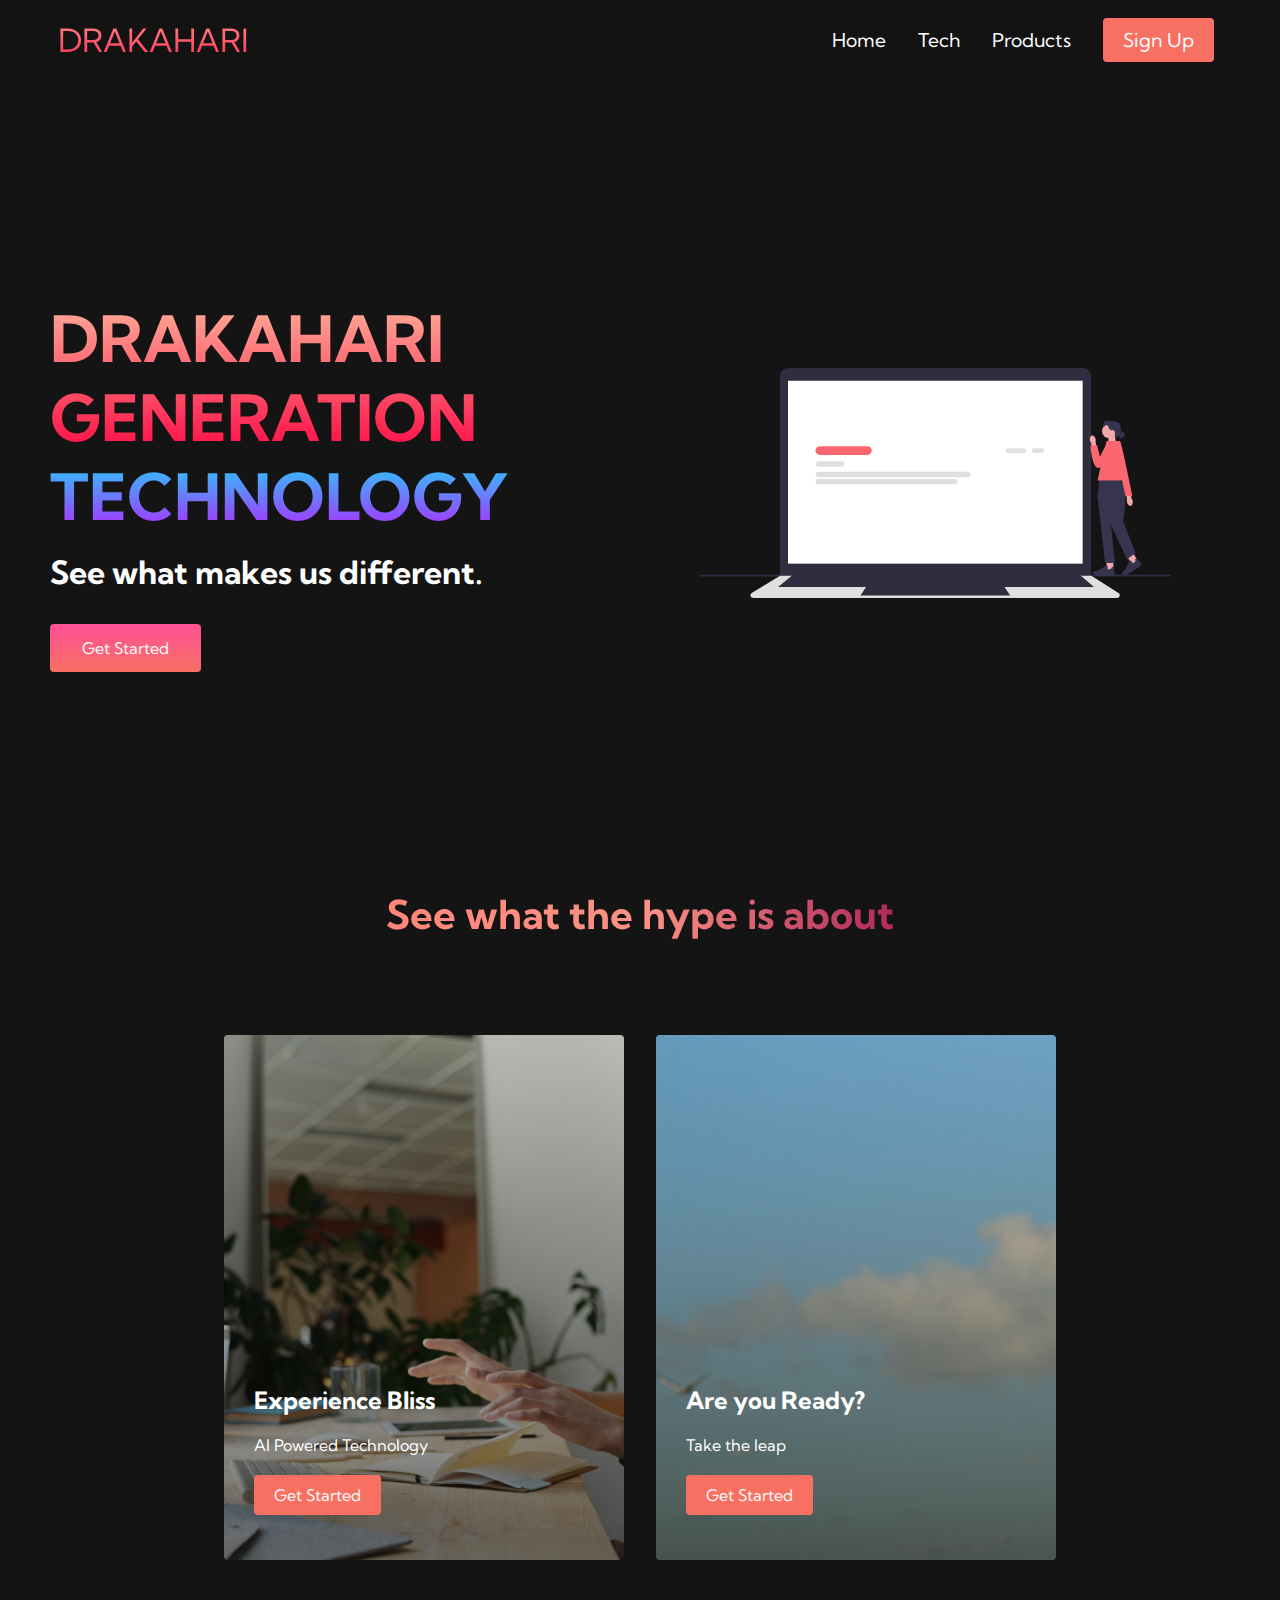
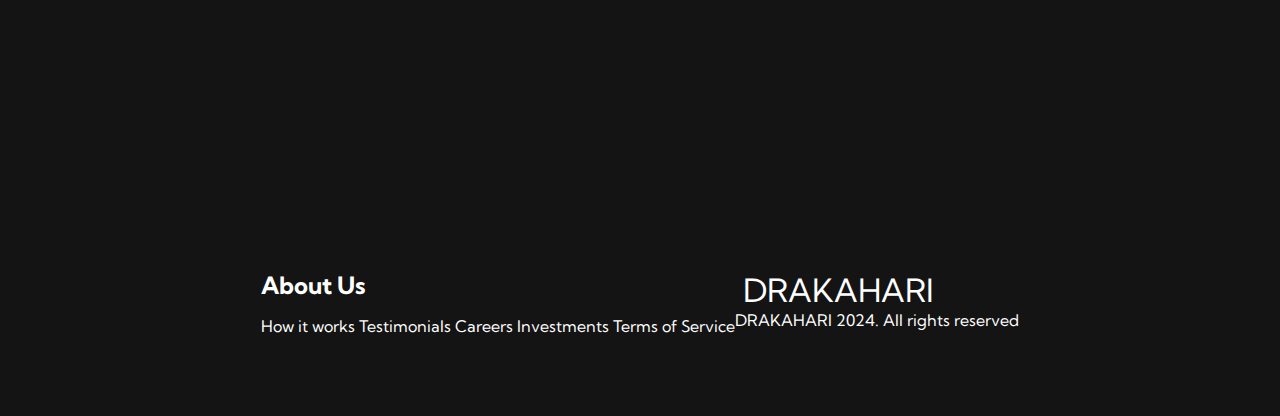
<file: index.html>
<!DOCTYPE html>
<html lang="en">
<head>
    <meta charset="UTF-8">
    <meta name="viewport" content="width=device-width, initial-scale=1.0">
    <title>DRAKAHARI Website</title>
    <link rel="stylesheet" href="styles.css">
    <link rel="stylesheet" href="https://use.fontawesome.com/releases/v5.14.0/css/all.css"integrity="sha384-HzLeBuhoNPvSl5KYnjx0BT+WB0QEEqLprO+NBkkk5gbc67FTaL7XIGa2w1L0Xbgc" crossorigin="anonymous">
    <link href="https://fonts.googleapis.com/css2?family=Kumbh+Sans&display=swap" rel="stylesheet">
</head>
<body>
    <nav class="navbar">
        <div class="navbar__container">
            <a href="/" id="navbar__logo">
                <i class="fas fa-gem"></i>DRAKAHARI</a>
            <div class="navbar__toggle" id="mobile-menu">
                <span class="bar"></span>  
                <span class="bar"></span>  
                <span class="bar"></span>  
            </div>
            <ul class="navbar__menu">
                <li class="navbar__item">
                    <a href="/" class="navbar__links">Home</a>
                </li>
                <li class="navbar__item">
                    <a href="/tech.html" class="navbar__links">Tech</a>
                </li>
                <li class="navbar__item">
                    <a href="/" class="navbar__links">Products</a>
                </li>
                <li class="navbar__btn">
                    <a href="/" class="button">Sign Up</a>
                </li>
            </ul>
        </div>
    </nav>

    <div class="main">
<div class="main__container">
    <div class="main__content">
        <h1>DRAKAHARI GENERATION</h1>
        <h2>TECHNOLOGY</h2>
        <p>See what makes us different.</p>
        <button class="main__btn"><a href="/">Get Started</a></button>
    </div>
    <div class="main__img--container">
        <img src="images/pic2.svg" alt="pic" id="main__img">
    </div>
</div>


<div class="services">
    <h1>See what the hype is about</h1>

    <div class="services__container">
        <div class="services__card">
           <h2>Experience Bliss</h2> 
           <p>AI Powered Technology</p>
           <button>Get Started</button>
        </div>
        <div class="services__card">
            <h2>Are you Ready?</h2> 
            <p>Take the leap</p>
            <button>Get Started</button>
         </div>
    </div>
</div>
    </div>

<div class="footer__container">
    <div class="footer__links">
        <div class="footer__link--wrapper">
          <div class="footer__link--items">
            <h2>About Us</h2>
            <a href="/">How it works</a>
            <a href="/">Testimonials</a>
            <a href="/">Careers</a>
            <a href="/">Investments</a>
            <a href="/">Terms of Service</a>
          </div>  
          
          
    </div>
    <div class="social_media">
        <div class="social__media--wrap">
            <div class="footer__logo">
                <a href="/" id="footer__logo"><i class="fas fa-gem"></i>DRAKAHARI</a>
            </div>
            <p class="website__rights">DRAKAHARI 2024. All rights reserved</p>
            <div class="social__icons">
                <a href="/" class="social__icon--link" target="_blank">
                    <i class="fab fa-facebook"></i>
                </a>
                <a href="/" class="social__icon--link" target="_blank">
                    <i class="fab fa-instagram"></i>
                </a>
                <a href="/" class="social__icon--link" target="_blank">
                    <i class="fab fa-twitter"></i>
                </a>
                <a href="/" class="social__icon--link" target="_blank">
                    <i class="fab fa-linkedin"></i>
                </a>
                <a href="/" class="social__icon--link" target="_blank">
                    <i class="fab fa-youtube"></i>
                </a>
            </div>
        </div>
    </div>
</div>

    <script src="app.js"></script>
</body>
</html>
</file>
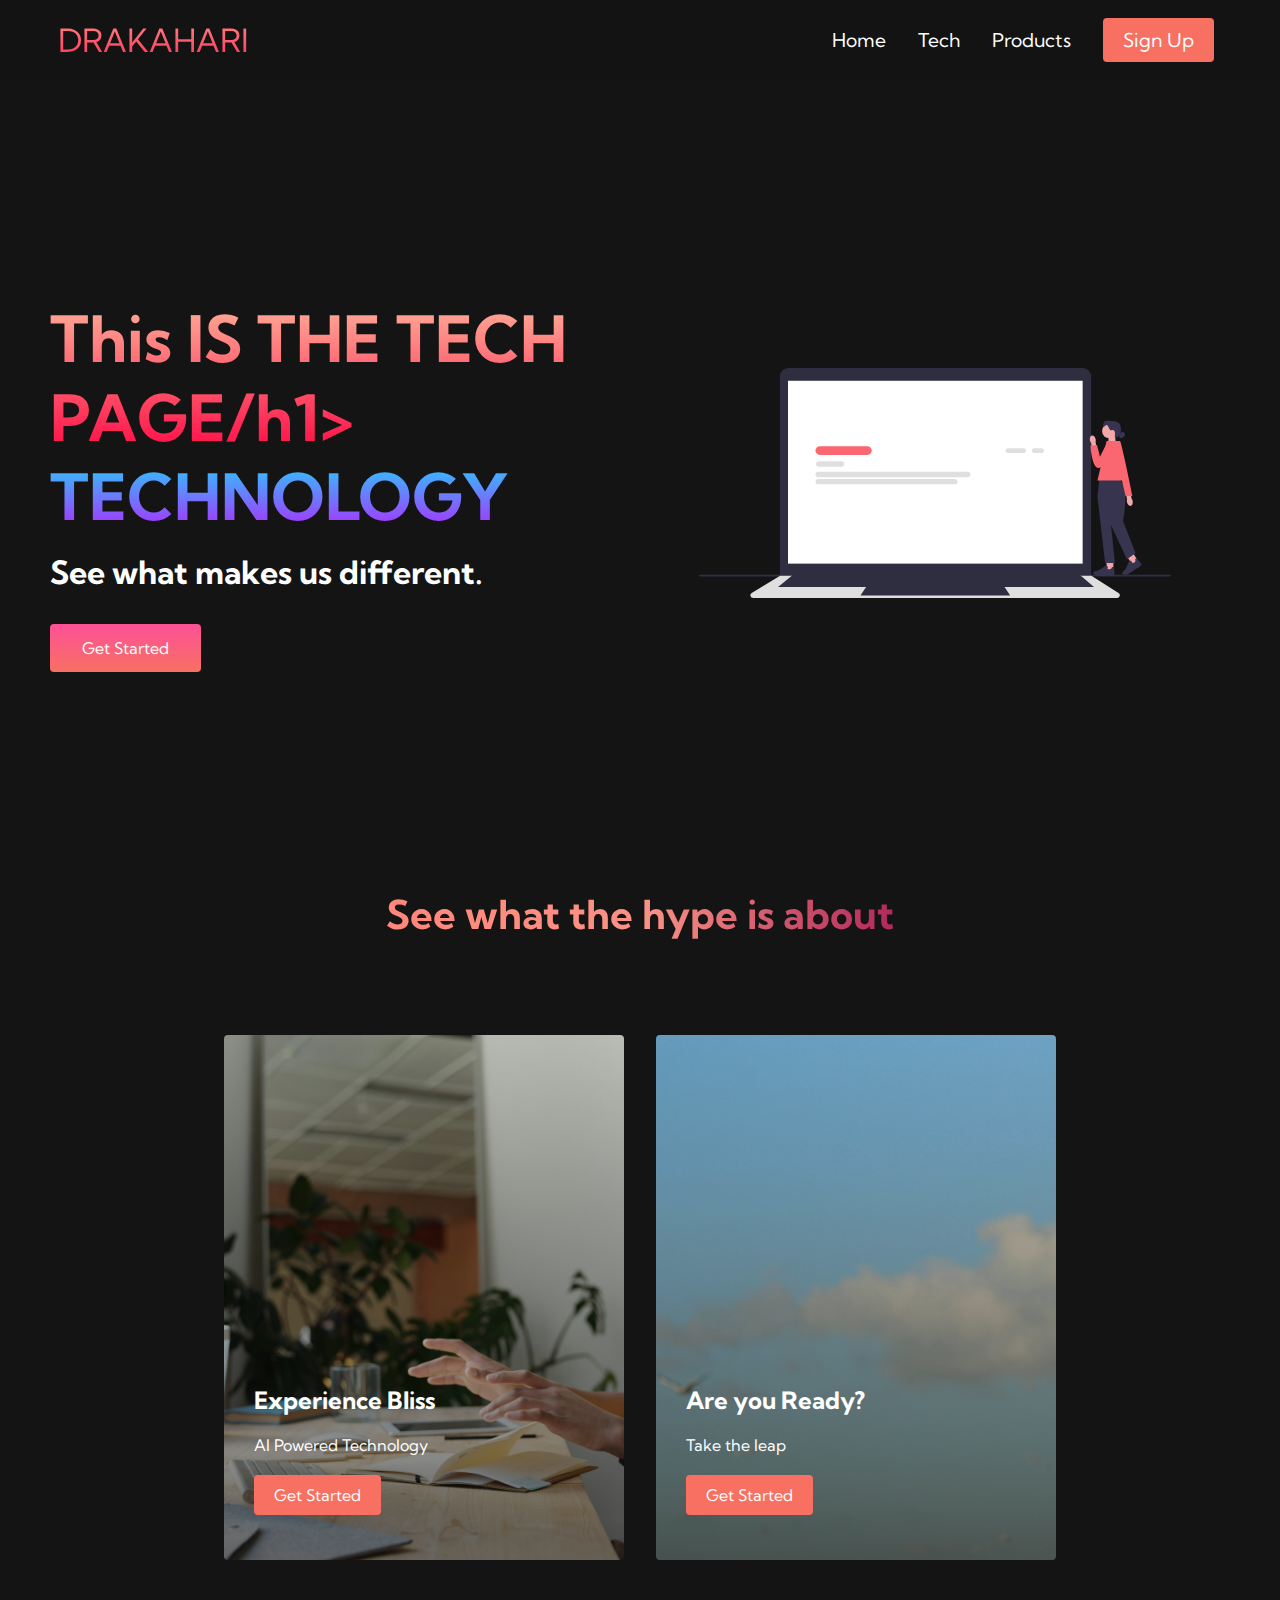
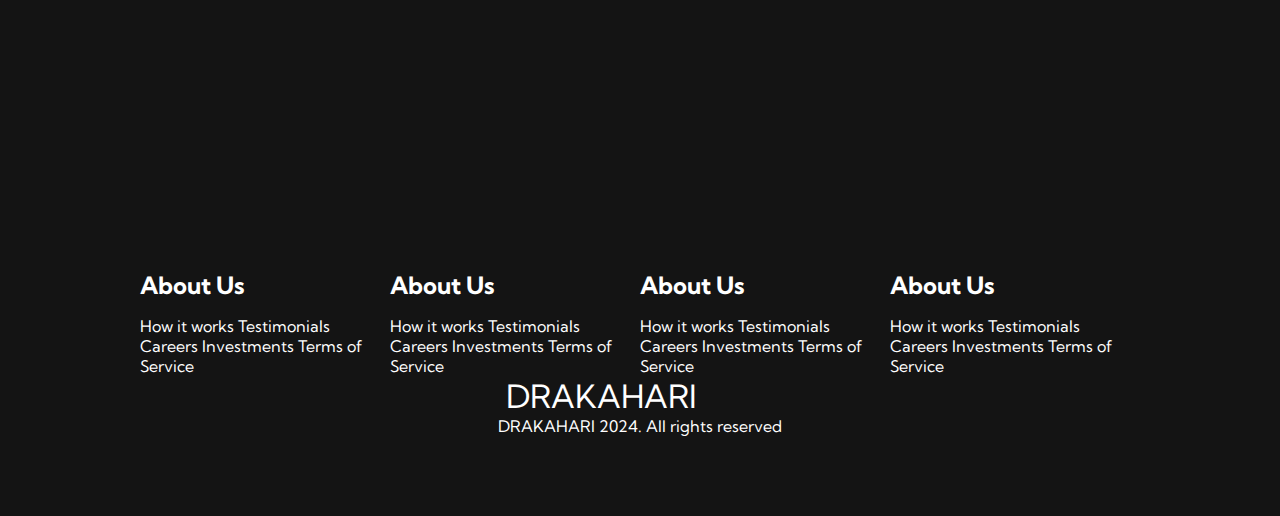
<file: tech.html>
<!DOCTYPE html>
<html lang="en">
<head>
    <meta charset="UTF-8">
    <meta name="viewport" content="width=device-width, initial-scale=1.0">
    <title>DRAKAHARI Website</title>
    <link rel="stylesheet" href="styles.css">
    <link rel="stylesheet" href="https://use.fontawesome.com/releases/v5.14.0/css/all.css"integrity="sha384-HzLeBuhoNPvSl5KYnjx0BT+WB0QEEqLprO+NBkkk5gbc67FTaL7XIGa2w1L0Xbgc" crossorigin="anonymous">
    <link href="https://fonts.googleapis.com/css2?family=Kumbh+Sans&display=swap" rel="stylesheet">
</head>
<body>
    <nav class="navbar">
        <div class="navbar__container">
            <a href="/" id="navbar__logo">
                <i class="fas fa-gem"></i>DRAKAHARI</a>
            <div class="navbar__toggle" id="mobile-menu">
                <span class="bar"></span>  
                <span class="bar"></span>  
                <span class="bar"></span>  
            </div>
            <ul class="navbar__menu">
                <li class="navbar__item">
                    <a href="/" class="navbar__links">Home</a>
                </li>
                <li class="navbar__item">
                    <a href="/tech.html" class="navbar__links">Tech</a>
                </li>
                <li class="navbar__item">
                    <a href="/" class="navbar__links">Products</a>
                </li>
                <li class="navbar__btn">
                    <a href="/" class="button">Sign Up</a>
                </li>
            </ul>
        </div>
    </nav>

    <div class="main">
<div class="main__container">
    <div class="main__content">
        <h1>This IS THE TECH PAGE/h1>
        <h2>TECHNOLOGY</h2>
        <p>See what makes us different.</p>
        <button class="main__btn"><a href="/">Get Started</a></button>
    </div>
    <div class="main__img--container">
        <img src="images/pic2.svg" alt="pic" id="main__img">
    </div>
</div>


<div class="services">
    <h1>See what the hype is about</h1>

    <div class="services__container">
        <div class="services__card">
           <h2>Experience Bliss</h2> 
           <p>AI Powered Technology</p>
           <button>Get Started</button>
        </div>
        <div class="services__card">
            <h2>Are you Ready?</h2> 
            <p>Take the leap</p>
            <button>Get Started</button>
         </div>
    </div>
</div>
    </div>

<div class="footer__container">
    <div class="footer__links">
        <div class="footer__link--wrapper">
          <div class="footer__link--items">
            <h2>About Us</h2>
            <a href="/">How it works</a>
            <a href="/">Testimonials</a>
            <a href="/">Careers</a>
            <a href="/">Investments</a>
            <a href="/">Terms of Service</a>
          </div>  
          <div class="footer__link--items">
            <h2>About Us</h2>
            <a href="/">How it works</a>
            <a href="/">Testimonials</a>
            <a href="/">Careers</a>
            <a href="/">Investments</a>
            <a href="/">Terms of Service</a>
          </div> 
        </div>
        <div class="footer__link--wrapper">
            <div class="footer__link--items">
              <h2>About Us</h2>
              <a href="/">How it works</a>
              <a href="/">Testimonials</a>
              <a href="/">Careers</a>
              <a href="/">Investments</a>
              <a href="/">Terms of Service</a>
            </div>  
            <div class="footer__link--items">
              <h2>About Us</h2>
              <a href="/">How it works</a>
              <a href="/">Testimonials</a>
              <a href="/">Careers</a>
              <a href="/">Investments</a>
              <a href="/">Terms of Service</a>
            </div> 
          </div>
    </div>
    <div class="social_media">
        <div class="social__media--wrap">
            <div class="footer__logo">
                <a href="/" id="footer__logo"><i class="fas fa-gem"></i>DRAKAHARI</a>
            </div>
            <p class="website__rights">DRAKAHARI 2024. All rights reserved</p>
            <div class="social__icons">
                <a href="/" class="social__icon--link" target="_blank">
                    <i class="fab fa-facebook"></i>
                </a>
                <a href="/" class="social__icon--link" target="_blank">
                    <i class="fab fa-instagram"></i>
                </a>
                <a href="/" class="social__icon--link" target="_blank">
                    <i class="fab fa-twitter"></i>
                </a>
                <a href="/" class="social__icon--link" target="_blank">
                    <i class="fab fa-linkedin"></i>
                </a>
                <a href="/" class="social__icon--link" target="_blank">
                    <i class="fab fa-youtube"></i>
                </a>
            </div>
        </div>
    </div>
</div>

    <script src="app.js"></script>
</body>
</html>
</file>
<file: styles.css>
* {
    box-sizing: border-box;
    margin: 0;
    padding: 0;
    font-family: 'Kumbh Sans', sans-serif;
}

.navbar {
    background: #131313;
    height: 80px;
    display: flex;
    justify-content: center;
    align-items: center;
    font-size: 1.2rem;
    position: sticky;
    top: 0;
    z-index: 999;
}

.navbar__container {
    display: flex;
    justify-content: space-between;
    height: 80px;
    z-index: 1;
    width: 100%;
    max-width: 1300px;
    margin: 0  auto;
    padding: 0 50px;
}

#navbar__logo {
    background-color: #ff8177;
    background-image: linear-gradient(to top, #ff0844 0%, #ffb199 100%);
    background-size: 100%;
    -webkit-background-clip: text;
    -moz-background-clip: text;
    -webkit-text-fill-color: transparent;
    -moz-text-fill-color: transparent;
    display: flex;
    align-items: center;
    cursor: pointer;
    text-decoration: none;
    font-size: 2rem;
}

.fa-gem {
    margin-right: 0.5rem;
}

.navbar__menu {
    display: flex;
    align-items: center;
    list-style: none;
    text-align: center;
}

.navbar__item {
    height: 80px;
}

.navbar__links {
    color: #fff;
    display: flex;
    align-items: center;
    justify-content: center;
    text-decoration: none;
    padding: 0 1rem;
    height: 100%;
}

.navbar__btn {
    display: flex;
    justify-content: center;
    align-items: center;
    padding: 0 1rem;
    width: 100%;
}

.button {
    display: flex;
    justify-content: center;
    align-items: center;
    text-decoration: none;
    padding: 10px 20px;
    height: 100%;
    width: 100%;
    border: none;
    outline: none;
    border-radius: 4px;
    background: #f77062;
    color: #fff;
}

.button:hover {
    background: #4837ff;
    transition: all 0.3s ease;
}

.navbar__links:hover {
    color: #f77062;
    transition: all 0.3s ease;
}

@media screen and (max-width: 960px) {
    .navbar__container {
        display: flex;
        justify-content: space-between;
        height: 80px;
        z-index: 1;
        width: 100%;
        max-width: 1300px;
        padding: 0;
    }

    .navbar__menu {
        display: grid;
        grid-template-columns: auto;
        margin: 0;
        width: 100%;
        position: absolute;
        top: -1000px;
        opacity: 0;
        transition: all 0.5s ease;
        height: 50vh;
        z-index: -1;
        background: #131313;
    }

    .navbar__menu.active {
        background: #131313;
        top: 100%;
        opacity: 1;
        transition: all 0.5s ease;
        z-index: 99;
        height: 50vh;
        font-size: 1.6rem;
    }

    #navbar__logo {
        padding-left: 25px;
    }

    .navbar__toggle .bar {
       width: 25px;
       height: 3px;
       margin: 5px auto;
       transition: all 0.3s ease-in-out;
       background: #fff;
    }

    .navbar__item {
        width: 100%;
    }

    .navbar__links {
        text-align: center;
        padding: 2rem;
        width: 100%;
        display: table;
    }

    #mobile-menu {
        position: absolute;
        top: 20%;
        right: 5%;
        transform: translate(5%, 20%);
    }

    .navbar__btn {
        padding-bottom: 2rem;
    }

    .button {
        display: flex;
        justify-content: center;
        align-items: center;
        width: 80%;
        margin: 0;
    }

    .navbar__toggle .bar {
        display: block;
        cursor: pointer;
    }

    #mobile-menu.is-active .bar:nth-child(2) {
        opacity: 0;
    }

    #mobile-menu.is-active .bar:nth-child(1) {
        transform: translateY(8px) rotate(45deg);
    }

    #mobile-menu.is-active .bar:nth-child(3) {
        transform: translateY(-8px) rotate(-45deg);
    }

    
}

.main {
    background-color: #141414;
}

.main__container {
    display: grid;
    grid-template-columns: 1fr 1fr;
    align-items: center;
    justify-self: center;
    margin: 0 auto;
    height: 90vh;
    background-color: #141414;
    z-index: 1;
    width: 100%;
    max-width: 1300px;
    padding: 0 50px;
}

.main__content h1 {
    font-size: 4rem;
    background-color: #ff8177;
    background-image: linear-gradient(to top, #ff0844 0%, #ffb199 100%);
    background-size: 100%;
    -webkit-background-clip: text;
    -moz-background-clip: text;
    -webkit-text-fill-color: transparent;
    -moz-text-fill-color: transparent;
}

.main__content h2 {
    font-size: 4rem;
    background-color: #ff8177;
    background-image: linear-gradient(to top, #b721ff 0%, #21d4fd 100%);
    background-size: 100%;
    -webkit-background-clip: text;
    -moz-background-clip: text;
    -webkit-text-fill-color: transparent;
    -moz-text-fill-color: transparent;
}

.main__content p {
    margin-top: 1rem;
    font-size: 2rem;
    font-weight: 700;
    color: #fff;
}

.main__btn {
    font-size: 1rem;
    background-image: linear-gradient(to top, #f77062 0%, #fe5196 100%);
    padding: 14px 32px;
    border: none;
    border-radius: 4px;
    color: #fff;
    margin-top: 2rem;
    cursor: pointer;
    position: relative;
    transition: all 0.35s;
    outline: none;

}

.main__btn a {
    position: relative;
    z-index: 2;
    color: #fff;
    text-decoration: none;


}

.main__btn:after {
    position: absolute;
    content: '';
    top: 0;
    left: 0;
    width: 0;
    height: 100%;
    background: #4837ff;
    transition: all 0.35s;
    border-radius: 4px;

}

.main__btn:hover {
    color: #fff;
}

.main__btn:hover:after {
    width: 100%;

}

.main__img--container {
    text-align: center;
}

#main__img {
    height: 80%;
    width: 80%;
}

@media screen and (max-width: 768px) {
    .main__container {
        display: grid;
        grid-template-columns: auto;
        align-items: center;
        justify-self: center;
        width: 100%;
        margin: 0 auto;
        height: 90vh;
    }

    .main__content {
        text-align: center;
        margin-bottom: 4rem;
    }

    .main__content h1 {
        font-size: 2.5rem;
        margin-top: 2rem;

    }

    .main__content h2 {
        font-size: 3rem;
    }

    .main__content p {
        margin-top: 1rem;
        font-size: 1.5rem;
    }
}

@media screen and (max-width: 480px) {
    .main__content h1 {
        font-size: 2rem;
        margin-top: 3rem;

    }

    .main__content h2 {
        font-size: 2rem;
    }

    .main__content p {
        margin-top: 2rem;
        font-size: 1.5rem;
    }

    .main_btn {
        padding: 12px 36px;
        margin: 2.5rem;

    }
}

.services {
    background: #141414;
    display: flex;
    flex-direction: column;
    align-items: center;
    height: 100vh;
}

.services h1 {
    background-color: #ff8177;
    background-image: linear-gradient(to right, #ff8177 0%, #ff867a 0%, #ff8c7f 21%, #f99185 52%, #cf556c 78%, #b12a5b 100%);
    background-size: 100%;
    margin-bottom: 5rem;
    font-size: 2.5rem;
    -webkit-background-clip: text;
    -moz-background-clip: text;
    -webkit-text-fill-color: transparent;
    -moz-text-fill-color: transparent;
}

.services__container {
    display: flex;
    justify-content: center;
    flex-wrap: wrap;

}

.services__card {
    margin: 1rem;
    height:525px;
    width: 400px;
    border-radius: 4px;
    background-image: linear-gradient(to bottom, rgba(0,0,0,0) 0%, rgba(17, 17, 17, 0.6) 100%), url('/images/pic2.jpg');
    background-size: cover;
    position: relative;
    color: #fff;

}

.services__card:nth-child(2) {
    background-image: linear-gradient(to bottom, rgba(0,0,0,0) 0%, rgba(17, 17, 17, 0.6) 100%), url('/images/pic1.jpg');
}

.services h2 {
    position: absolute;
    top: 350px;
    left: 30px;

}
.services__card p {
    position: absolute;
    top: 400px;
    left: 30px;

}

.services__card button {
    color: #fff;
    padding: 10px 20px;
    border: none;
    outline: none;
    border-radius: 4px;
    background: #f77062;
    position: absolute;
    top: 440px;
    left: 30px;
    font-size: 1rem;
    cursor: pointer;


}
.services__card:hover {
    transform: scale(1.075);
    transition: 0.2s ease-in;
    cursor: pointer;
}
@media screen and (max-width: 96px) {
    .services {
        height: 1600px;
    }
    .services h1 {
        font-size: 2rem;
        margin-top: 12rem;

    }
}
@media screen and (max-width: 480px) {
    .services {
        height: 1400px;
    }
.services h1 {
    font-size: 1.2rem;
}
.services__card {
    width: 300px;
}
}



.footer__container {
    background-color:#141414 ;
    padding: 5rem 0;
    display: flex;
    flex-direction: column;
    justify-content: center;
    align-items: center;
}

#footer__logo {
    color: #fff;
    display: flex;
    align-items: center;
    cursor: pointer;
    text-decoration: none;
    font-size: 2rem;
}

.footer__links {
    width: 100%;
    max-width: 1000px;
    display: flex;
    justify-content: center;
}

.footer__link--wrapper {
    display: flex;
}
.footer__link-items {
    display: flex;
    flex-direction: column;
    align-items: flex-start;
    margin: 16px;
    text-align: left;
    width: 160px;
    box-sizing: border-box;
}

.footer__link--items h2 {
    margin-bottom: 16px;
}

.footer__link--items > h2 {
    color: #fff;
}

.footer__link--items a {
    color: #fff;
    text-decoration: none;
    margin-bottom: 0.5rem;
}
.footer__link--items a:hover {
    color: #e9e9e9;
    transition: 0.3s ease-out;
}

.social__icon--link {
    color: #fff;
    font-size: 24px;
}

.social__media {
    max-width: 1000px;
    width: 100%;
}

.social_media--wrap {
  display: flex;
  justify-content: space-between;
  align-items: center;  
  width: 90%;
  max-width: 1000px;
  margin: 40px auto 0 auto;
}

.social__icons {
    display: flex;
    justify-content: space-between;
    align-items: center;
    width: 240px;
}

.social__logo {
    color: #fff;
    justify-self: flex-start;
    margin-left: 20px;
    cursor: pointer;
    text-decoration: none;
    font-size: 2rem;
    display: flex;
    align-items: center;
    margin-bottom: 16px;
}

.website__rights {
    color: #fff;
}

@media screen and (max-width: 820px) {
    .footer__links {
        padding-top: 2rem;
    }

    #footer__logo {
        margin-bottom: 2rem;
    }
    .website__rights {
        margin-bottom: 2rem;
    }

    .footer__link--wrapper {
        flex-direction: column;
    }

    .social__media--wrap {
        flex-direction: column;
    }
}
@media screen and (max-width: 480px) {
    .footer__link--items {
        margin: 0;
        padding: 10px;
        width: 100%;
    }
}
</file>
